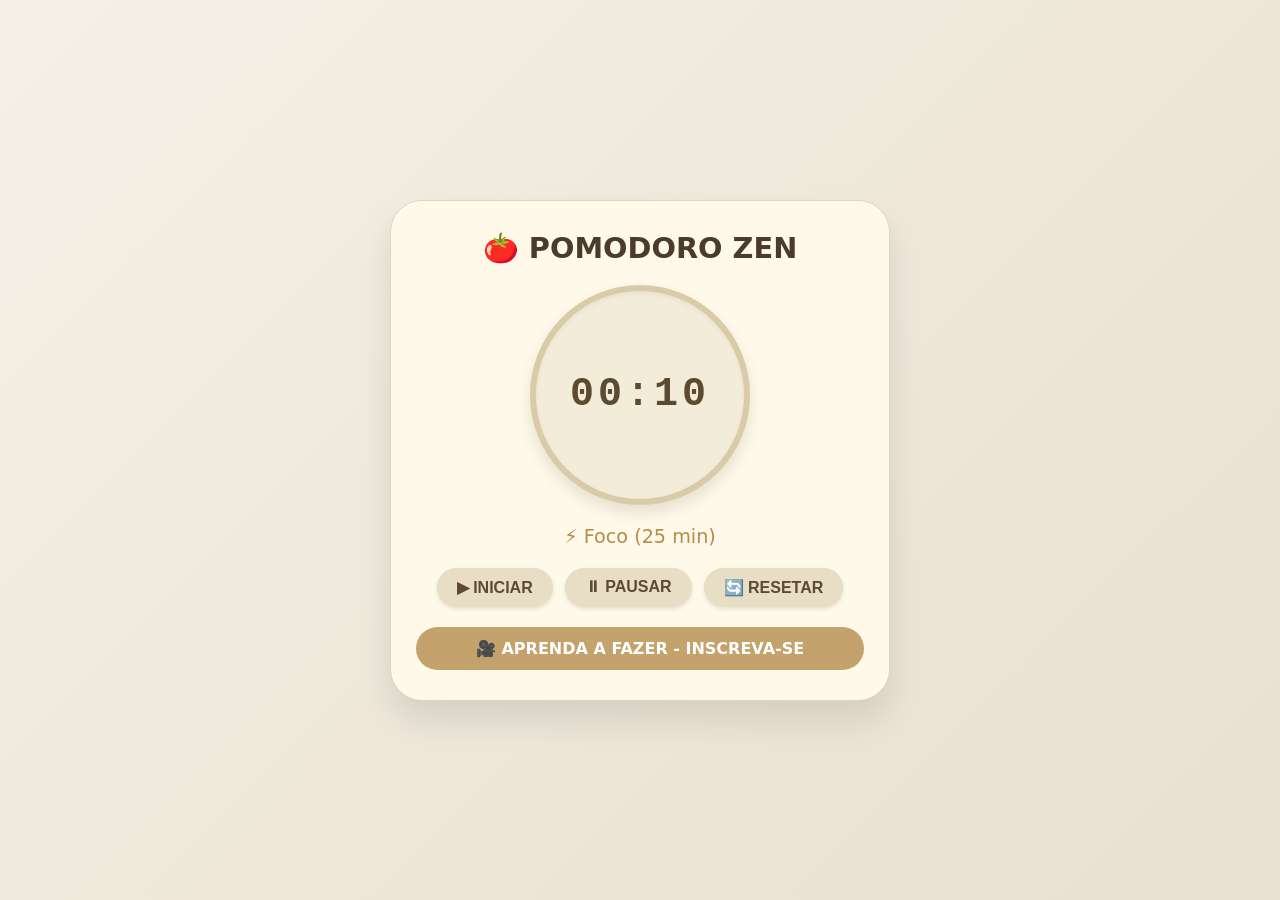
<file: index.html>
<!DOCTYPE html>
<html lang="pt-BR">
<head>
    <meta charset="UTF-8">
    <meta name="viewport" content="width=device-width, initial-scale=1.0, user-scalable=no">
    <title>Pomodoro Zen - Criador de Mundo</title>
    <link rel="stylesheet" href="styles.css">
</head>
<body>
<div class="container">
    <h1>🍅 POMODORO ZEN</h1>
    <div class="timer-circle">
        <div class="timer-text" id="timerDisplay">25:00</div>
    </div>
    <div class="phase" id="phaseText">⚡ Foco (25 min)</div>
    <div class="controls">
        <button id="startBtn" class="btn-primary">▶ INICIAR</button>
        <button id="pauseBtn">⏸ PAUSAR</button>
        <button id="resetBtn">🔄 RESETAR</button>
    </div>
    <div class="subscribe" onclick="window.open('https://youtube.com/@CriadorDeMundo', '_blank')">
        🎥 APRENDA A FAZER - INSCREVA-SE
    </div>
</div>
<script src="scripts.js"></script>
</body>
</html>
</file>
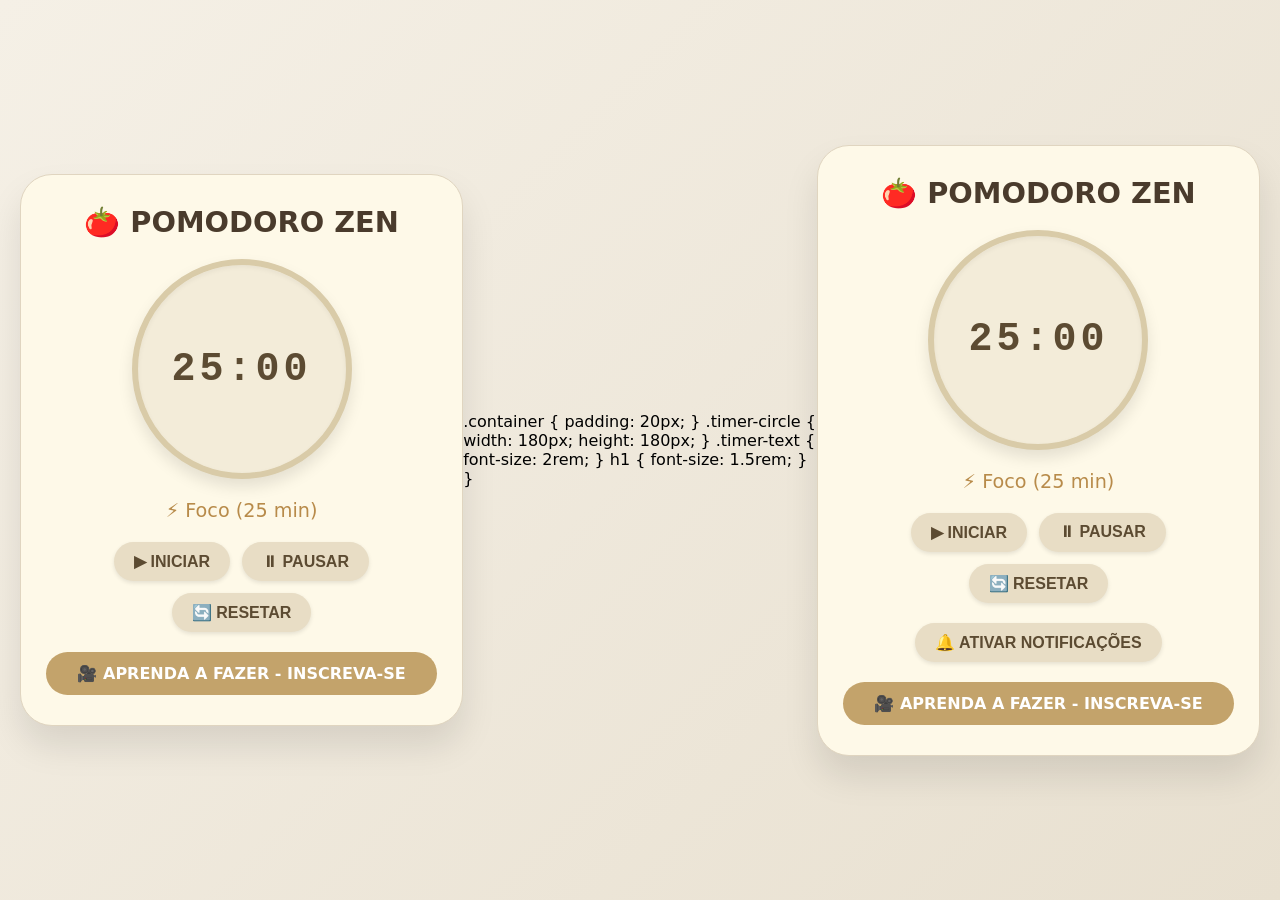
<file: completo.html>
<!DOCTYPE html>
<html lang="pt-BR">
<head>
    <meta charset="UTF-8">
    <meta name="viewport" content="width=device-width, initial-scale=1.0, user-scalable=no">
    <title>Pomodoro Zen - Criador de Mundo</title>
    <style>
        * {
            margin: 0;
            padding: 0;
            box-sizing: border-box;
            touch-action: manipulation;
        }
        body {
            background: linear-gradient(135deg, #f5f0e6 0%, #e8e0d0 100%);
            font-family: 'Segoe UI', system-ui, sans-serif;
            min-height: 100vh;
            display: flex;
            justify-content: center;
            align-items: center;
            padding: 20px;
        }
        .container {
            max-width: 500px;
            width: 100%;
            background: #fef9e8;
            border-radius: 32px;
            padding: 30px 25px;
            text-align: center;
            box-shadow: 0 20px 35px rgba(0,0,0,0.1);
            border: 1px solid #e0d5c0;
        }
        h1 {
            color: #4a3b2c;
            font-size: 1.8rem;
        }
        .timer-circle {
            background: #f3ecd9;
            border-radius: 50%;
            width: 220px;
            height: 220px;
            margin: 20px auto;
            display: flex;
            align-items: center;
            justify-content: center;
            border: 6px solid #d9cba8;
            box-shadow: inset 0 2px 5px rgba(0,0,0,0.05), 0 8px 15px rgba(0,0,0,0.1);
        }
        .timer-text {
            font-size: 2.5rem;
            font-family: 'Courier New', monospace;
            font-weight: 700;
            color: #5c4b32;
            letter-spacing: 4px;
        }
        .phase {
            margin: 10px 0;
            font-size: 1.2rem;
            font-weight: 500;
            color: #b88b4a;
        }
        .controls {
            display: flex;
            gap: 12px;
            justify-content: center;
            flex-wrap: wrap;
            margin: 20px 0;
        }
        button {
            background: #e8ddc5;
            border: none;
            padding: 10px 20px;
            border-radius: 40px;
            font-weight: 600;
            font-size: 1rem;
            color: #5c4b32;
            cursor: pointer;
            transition: 0.1s;
            box-shadow: 0 2px 4px rgba(0,0,0,0.1);
        }
        button:active {
            transform: scale(0.96);
            background: #d4c5a8;
        }
        .subscribe {
            margin-top: 20px;
            background: #c3a36b;
            padding: 12px;
            border-radius: 50px;
            text-align: center;
            cursor: pointer;
            font-weight: bold;
            color: white;
        }
        .subscribe:active {
            transform: scale(0.97);
        }
        @media (max-width: 480px) {
            .container { padding: 20px; }
            .timer-circle { width: 180px; height: 180px; }
            .timer-text { font-size: 2rem; }
            h1 { font-size: 1.5rem; }
        }
    </style>
</head>
<body>
<div class="container">
    <h1>🍅 POMODORO ZEN</h1>
    <div class="timer-circle">
        <div class="timer-text" id="timerDisplay">25:00</div>
    </div>
    <div class="phase" id="phaseText">⚡ Foco (25 min)</div>
    <div class="controls">
        <button id="startBtn">▶ INICIAR</button>
        <button id="pauseBtn">⏸ PAUSAR</button>
        <button id="resetBtn">🔄 RESETAR</button>
    </div>
    <div class="subscribe" onclick="window.open('https://youtube.com/@CriadorDeMundo', '_blank')">
        🎥 APRENDA A FAZER - INSCREVA-SE
    </div>
</div>
<script>
    // Configurações (para teste, use 10 segundos; depois mude para 25*60)
    let FOCUS_TIME = 25 * 60;
    let BREAK_TIME = 5 * 60;
    let currentSeconds = FOCUS_TIME;
    let isFocus = true;
    let running = false;
    let targetTimestamp = null;
    let intervalId = null;

    const timerDisplay = document.getElementById('timerDisplay');
    const phaseText = document.getElementById('phaseText');
    const startBtn = document.getElementById('startBtn');
    const pauseBtn = document.getElementById('pauseBtn');
    const resetBtn = document.getElementById('resetBtn');

    // Áudio
    let audioCtx = null;
    function playBeep() {
        if (!audioCtx) {
            audioCtx = new (window.AudioContext || window.webkitAudioContext)();
        }
        if (audioCtx.state === 'suspended') {
            audioCtx.resume().then(() => createBeep());
        } else {
            createBeep();
        }
    }
    function createBeep() {
        try {
            const osc = audioCtx.createOscillator();
            const gain = audioCtx.createGain();
            osc.connect(gain);
            gain.connect(audioCtx.destination);
            osc.frequency.value = 880;
            gain.gain.value = 0.3;
            osc.start();
            gain.gain.exponentialRampToValueAtTime(0.00001, audioCtx.currentTime + 1);
            osc.stop(audioCtx.currentTime + 1);
        } catch(e) { console.log("Erro áudio"); }
        if (navigator.vibrate) navigator.vibrate([200,100,200]);
    }

    function updateDisplay() {
        let mins = Math.floor(currentSeconds / 60);
        let secs = currentSeconds % 60;
        timerDisplay.innerText = `${mins.toString().padStart(2,'0')}:${secs.toString().padStart(2,'0')}`;
    }

    function switchPhase() {
        if (isFocus) {
            isFocus = false;
            currentSeconds = BREAK_TIME;
            phaseText.innerText = "🌿 Pausa curta (5 min)";
        } else {
            isFocus = true;
            currentSeconds = FOCUS_TIME;
            phaseText.innerText = "⚡ Foco (25 min)";
        }
        updateDisplay();
        playBeep();
    }

    function tick() {
        if (!running) return;
        const now = Date.now();
        if (targetTimestamp && now >= targetTimestamp) {
            running = false;
            if (intervalId) clearInterval(intervalId);
            switchPhase();
            startTimer();
            return;
        }
        if (targetTimestamp) {
            const remaining = Math.max(0, Math.floor((targetTimestamp - now) / 1000));
            if (remaining !== currentSeconds) {
                currentSeconds = remaining;
                updateDisplay();
                if (currentSeconds === 0) {
                    running = false;
                    clearInterval(intervalId);
                    switchPhase();
                    startTimer();
                }
            }
        }
    }

    function startTimer() {
        if (running) return;
        if (!audioCtx) {
            audioCtx = new (window.AudioContext || window.webkitAudioContext)();
            audioCtx.resume();
        }
        running = true;
        targetTimestamp = Date.now() + currentSeconds * 1000;
        if (intervalId) clearInterval(intervalId);
        intervalId = setInterval(tick, 200);
    }

    function pauseTimer() {
        if (!running) return;
        running = false;
        if (intervalId) clearInterval(intervalId);
        if (targetTimestamp) {
            currentSeconds = Math.max(0, Math.floor((targetTimestamp - Date.now()) / 1000));
            updateDisplay();
            targetTimestamp = null;
        }
    }

    function resetTimer() {
        running = false;
        if (intervalId) clearInterval(intervalId);
        targetTimestamp = null;
        isFocus = true;
        currentSeconds = FOCUS_TIME;
        phaseText.innerText = "⚡ Foco (25 min)";
        updateDisplay();
    }

    startBtn.addEventListener('click', startTimer);
    pauseBtn.addEventListener('click', pauseTimer);
    resetBtn.addEventListener('click', resetTimer);
    updateDisplay();
</script>
</body>
</html>            .container {
                padding: 20px;
            }
            .timer-circle {
                width: 180px;
                height: 180px;
            }
            .timer-text {
                font-size: 2rem;
            }
            h1 {
                font-size: 1.5rem;
            }
        }
    </style>
</head>
<body>
<div class="container">
    <h1>🍅 POMODORO ZEN</h1>
    <div class="timer-circle">
        <div class="timer-text" id="timerDisplay">25:00</div>
    </div>
    <div class="phase" id="phaseText">⚡ Foco (25 min)</div>
    <div class="controls">
        <button id="startBtn">▶ INICIAR</button>
        <button id="pauseBtn">⏸ PAUSAR</button>
        <button id="resetBtn">🔄 RESETAR</button>
    </div>
    <button class="notify-btn" id="requestNotifyBtn">🔔 ATIVAR NOTIFICAÇÕES</button>
    <div class="subscribe" onclick="window.open('https://youtube.com/@CriadorDeMundo', '_blank')">
        🎥 APRENDA A FAZER - INSCREVA-SE
    </div>
</div>
<script>
    // Configurações
    let focusTime = 25 * 60;
    let breakTime = 5 * 60;
    let currentSeconds = focusTime;
    let isFocus = true;
    let running = false;
    let targetTimestamp = null;
    let intervalId = null;

    const timerDisplay = document.getElementById('timerDisplay');
    const phaseText = document.getElementById('phaseText');
    const startBtn = document.getElementById('startBtn');
    const pauseBtn = document.getElementById('pauseBtn');
    const resetBtn = document.getElementById('resetBtn');
    const requestNotifyBtn = document.getElementById('requestNotifyBtn');

    function playBeep() {
        try {
            const audioCtx = new (window.AudioContext || window.webkitAudioContext)();
            const oscillator = audioCtx.createOscillator();
            const gain = audioCtx.createGain();
            oscillator.connect(gain);
            gain.connect(audioCtx.destination);
            oscillator.frequency.value = 880;
            gain.gain.value = 0.3;
            oscillator.start();
            gain.gain.exponentialRampToValueAtTime(0.00001, audioCtx.currentTime + 1.5);
            oscillator.stop(audioCtx.currentTime + 1.5);
        } catch(e) { console.log("Áudio não suportado"); }
        if (navigator.vibrate) navigator.vibrate([200, 100, 200]);
    }

    function sendNotification(title, body) {
        if (Notification.permission === 'granted') {
            new Notification(title, { body, icon: 'https://cdn-icons-png.flaticon.com/512/1995/1995572.png' });
        } else {
            alert(`🔔 ${title}: ${body}`);
        }
    }

    function switchPhase() {
        if (isFocus) {
            isFocus = false;
            currentSeconds = breakTime;
            phaseText.innerText = "🌿 Pausa curta (5 min)";
            sendNotification('🍅 Pomodoro Zen', 'Foco concluído! Hora da pausa de 5 minutos.');
        } else {
            isFocus = true;
            currentSeconds = focusTime;
            phaseText.innerText = "⚡ Foco (25 min)";
            sendNotification('🌿 Pomodoro Zen', 'Pausa finalizada! Volte a focar por 25 minutos.');
        }
        updateDisplay();
        playBeep();
    }

    function updateDisplay() {
        let mins = Math.floor(currentSeconds / 60);
        let secs = currentSeconds % 60;
        timerDisplay.innerText = `${mins.toString().padStart(2,'0')}:${secs.toString().padStart(2,'0')}`;
    }

    function tick() {
        if (!running) return;
        const now = Date.now();
        if (targetTimestamp && now >= targetTimestamp) {
            running = false;
            if (intervalId) clearInterval(intervalId);
            switchPhase();
            startTimer();
            return;
        }
        if (targetTimestamp) {
            const remaining = Math.max(0, Math.floor((targetTimestamp - now) / 1000));
            if (remaining !== currentSeconds) {
                currentSeconds = remaining;
                updateDisplay();
                if (currentSeconds <= 0) {
                    running = false;
                    if (intervalId) clearInterval(intervalId);
                    switchPhase();
                    startTimer();
                }
            }
        }
    }

    function startTimer() {
        if (running) return;
        running = true;
        targetTimestamp = Date.now() + currentSeconds * 1000;
        if (intervalId) clearInterval(intervalId);
        intervalId = setInterval(tick, 200);
    }

    function pauseTimer() {
        if (!running) return;
        running = false;
        if (intervalId) clearInterval(intervalId);
        if (targetTimestamp) {
            currentSeconds = Math.max(0, Math.floor((targetTimestamp - Date.now()) / 1000));
            updateDisplay();
            targetTimestamp = null;
        }
    }

    function resetTimer() {
        running = false;
        if (intervalId) clearInterval(intervalId);
        targetTimestamp = null;
        isFocus = true;
        currentSeconds = focusTime;
        phaseText.innerText = "⚡ Foco (25 min)";
        updateDisplay();
    }

    function requestNotificationPermission() {
        if (Notification.permission === 'default') {
            Notification.requestPermission().then(perm => {
                if (perm === 'granted') alert('✅ Notificações ativadas!');
                else alert('❌ Permissão negada');
            });
        } else if (Notification.permission === 'granted') {
            alert('✅ Notificações já estão ativadas');
        } else {
            alert('❌ Permissão negada permanentemente. Ative nas configurações do navegador.');
        }
    }

    startBtn.addEventListener('click', startTimer);
    pauseBtn.addEventListener('click', pauseTimer);
    resetBtn.addEventListener('click', resetTimer);
    requestNotifyBtn.addEventListener('click', requestNotificationPermission);

    updateDisplay();
    if (Notification.permission === 'default') {
        Notification.requestPermission();
    }
</script>
</body>
</html>
</file>
<file: styles.css>
* {
    margin: 0;
    padding: 0;
    box-sizing: border-box;
    touch-action: manipulation;
}

body {
    background: linear-gradient(135deg, #f5f0e6 0%, #e8e0d0 100%);
    font-family: 'Segoe UI', system-ui, sans-serif;
    min-height: 100vh;
    display: flex;
    justify-content: center;
    align-items: center;
    padding: 20px;
}

.container {
    max-width: 500px;
    width: 100%;
    background: #fef9e8;
    border-radius: 32px;
    padding: 30px 25px;
    text-align: center;
    box-shadow: 0 20px 35px rgba(0,0,0,0.1);
    border: 1px solid #e0d5c0;
}

h1 {
    color: #4a3b2c;
    font-size: 1.8rem;
}

.timer-circle {
    background: #f3ecd9;
    border-radius: 50%;
    width: 220px;
    height: 220px;
    margin: 20px auto;
    display: flex;
    align-items: center;
    justify-content: center;
    border: 6px solid #d9cba8;
    box-shadow: inset 0 2px 5px rgba(0,0,0,0.05), 0 8px 15px rgba(0,0,0,0.1);
}

.timer-text {
    font-size: 2.5rem;
    font-family: 'Courier New', monospace;
    font-weight: 700;
    color: #5c4b32;
    letter-spacing: 4px;
}

.phase {
    margin: 10px 0;
    font-size: 1.2rem;
    font-weight: 500;
    color: #b88b4a;
}

.controls {
    display: flex;
    gap: 12px;
    justify-content: center;
    flex-wrap: wrap;
    margin: 20px 0;
}

button {
    background: #e8ddc5;
    border: none;
    padding: 10px 20px;
    border-radius: 40px;
    font-weight: 600;
    font-size: 1rem;
    color: #5c4b32;
    cursor: pointer;
    transition: 0.1s;
    box-shadow: 0 2px 4px rgba(0,0,0,0.1);
}

button:active {
    transform: scale(0.96);
    background: #d4c5a8;
}

.subscribe {
    margin-top: 20px;
    background: #c3a36b;
    padding: 12px;
    border-radius: 50px;
    text-align: center;
    cursor: pointer;
    font-weight: bold;
    color: white;
}

.subscribe:active {
    transform: scale(0.97);
}

@media (max-width: 480px) {
    .container { padding: 20px; }
    .timer-circle { width: 180px; height: 180px; }
    .timer-text { font-size: 2rem; }
    h1 { font-size: 1.5rem; }
                   }
</file>
